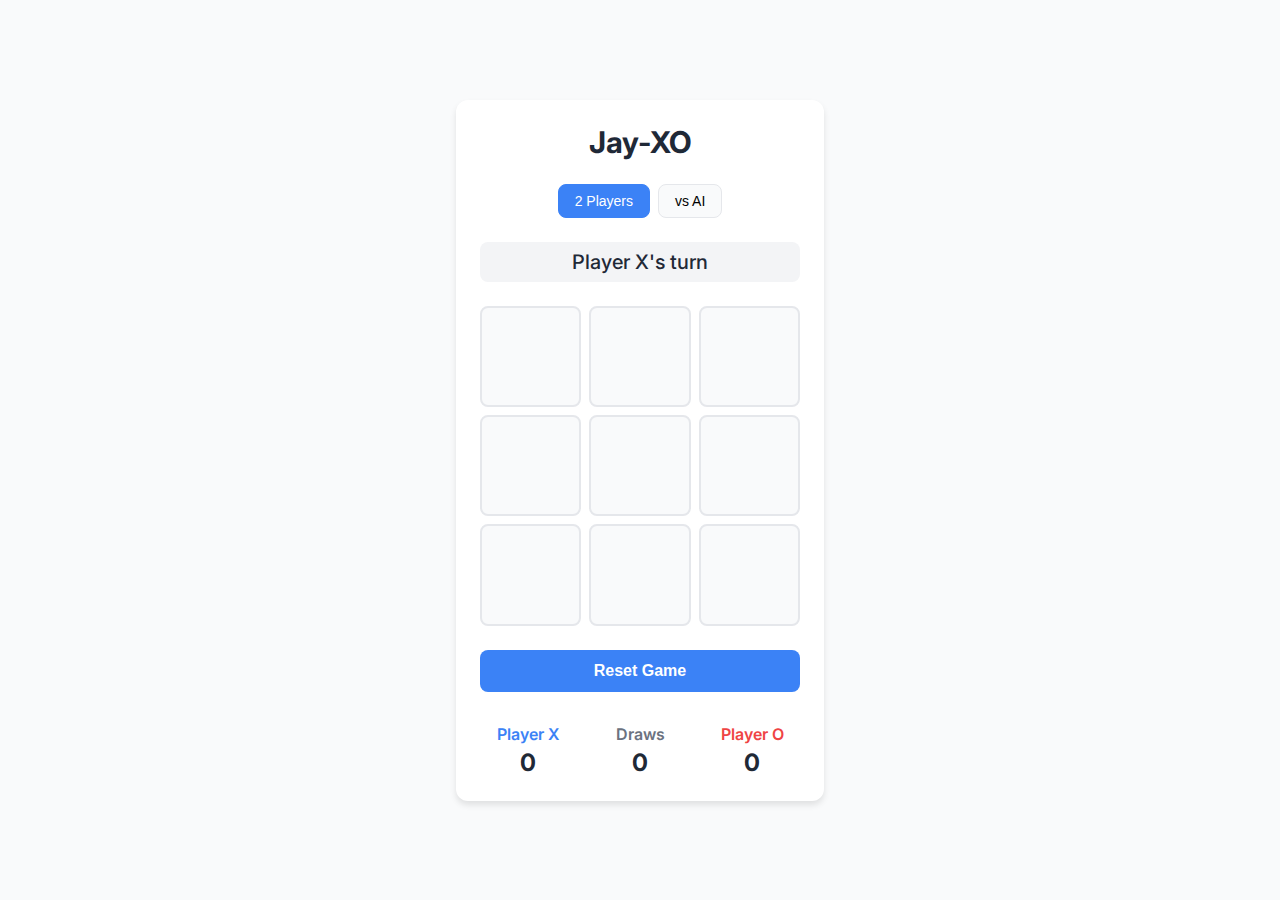
<file: index.html>
<!DOCTYPE html>
<html lang="en">
<head>
  <meta charset="UTF-8">
  <meta name="viewport" content="width=device-width, initial-scale=1.0">
  <title>Jay-XO Game</title>
  <link href="https://fonts.googleapis.com/css2?family=Inter:wght@400;500;600;700&display=swap" rel="stylesheet">
  <link rel="stylesheet" href="styles.css">
</head>
<body>
  <div class="container">
    <div class="game-card">
      <h1 class="game-title">Jay-XO</h1>
      
      <div class="game-mode">
        <button id="two-players" class="mode-button active">2 Players</button>
        <button id="vs-ai" class="mode-button">vs AI</button>
      </div>
      
      <div id="status" class="game-status">Player X's turn</div>
      
      <div class="game-board">
        <div class="cell" data-index="0"></div>
        <div class="cell" data-index="1"></div>
        <div class="cell" data-index="2"></div>
        <div class="cell" data-index="3"></div>
        <div class="cell" data-index="4"></div>
        <div class="cell" data-index="5"></div>
        <div class="cell" data-index="6"></div>
        <div class="cell" data-index="7"></div>
        <div class="cell" data-index="8"></div>
      </div>
      
      <button id="reset-button" class="reset-button">Reset Game</button>
      
      <div class="scoreboard">
        <div class="score-item">
          <div class="player-x">Player X</div>
          <div id="score-x" class="score">0</div>
        </div>
        <div class="score-item">
          <div class="player-draw">Draws</div>
          <div id="score-draw" class="score">0</div>
        </div>
        <div class="score-item">
          <div class="player-o">Player O</div>
          <div id="score-o" class="score">0</div>
        </div>
      </div>
    </div>
  </div>

  <script src="script.js"></script>
</body>
</html>
</file>
<file: styles.css>
/* Reset and base styles */
* {
  box-sizing: border-box;
  margin: 0;
  padding: 0;
}

body {
  font-family: 'Inter', -apple-system, BlinkMacSystemFont, sans-serif;
  background-color: #f9fafb;
  color: #1f2937;
  min-height: 100vh;
  display: flex;
  justify-content: center;
  align-items: center;
}

.container {
  width: 100%;
  max-width: 400px;
  padding: 1rem;
}

/* Game card */
.game-card {
  background-color: white;
  border-radius: 0.75rem;
  box-shadow: 0 4px 6px rgba(0, 0, 0, 0.1);
  padding: 1.5rem;
  display: flex;
  flex-direction: column;
  gap: 1.5rem;
}

.game-title {
  font-size: 1.875rem;
  font-weight: 700;
  text-align: center;
  color: #1f2937;
}

/* Game mode toggles */
.game-mode {
  display: flex;
  gap: 0.5rem;
  justify-content: center;
}

.mode-button {
  padding: 0.5rem 1rem;
  border: 1px solid #e5e7eb;
  background-color: #f9fafb;
  border-radius: 0.5rem;
  font-size: 0.875rem;
  font-weight: 500;
  cursor: pointer;
  transition: all 0.2s ease;
}

.mode-button:hover {
  background-color: #f3f4f6;
}

.mode-button.active {
  background-color: #3b82f6;
  color: white;
  border-color: #3b82f6;
}

/* Game status */
.game-status {
  text-align: center;
  font-size: 1.25rem;
  font-weight: 500;
  padding: 0.5rem 1rem;
  background-color: #f3f4f6;
  border-radius: 0.5rem;
  transition: all 0.3s ease;
}

.game-status.animate {
  animation: pulse 0.5s ease;
}

/* Game board */
.game-board {
  display: grid;
  grid-template-columns: repeat(3, 1fr);
  grid-template-rows: repeat(3, 1fr);
  gap: 0.5rem;
  aspect-ratio: 1/1;
}

.cell {
  background-color: #f9fafb;
  border: 2px solid #e5e7eb;
  border-radius: 0.5rem;
  display: flex;
  justify-content: center;
  align-items: center;
  font-size: 2rem;
  font-weight: 700;
  cursor: pointer;
  transition: all 0.2s ease;
}

.cell:hover:not(.x):not(.o) {
  background-color: #ebf5ff;
}

.cell.x {
  color: #3b82f6;
}

.cell.o {
  color: #ef4444;
}

.cell.x.winning {
  background-color: #dbeafe;
}

.cell.o.winning {
  background-color: #fee2e2;
}

.cell.animate {
  animation: pulse 0.5s ease;
}

/* Reset button */
.reset-button {
  background-color: #3b82f6;
  color: white;
  border: none;
  border-radius: 0.5rem;
  padding: 0.75rem 1rem;
  font-weight: 600;
  font-size: 1rem;
  cursor: pointer;
  transition: background-color 0.2s ease;
}

.reset-button:hover {
  background-color: #2563eb;
}

.reset-button:active {
  transform: scale(0.98);
}

/* Scoreboard */
.scoreboard {
  display: grid;
  grid-template-columns: repeat(3, 1fr);
  gap: 1rem;
  padding-top: 0.5rem;
}

.score-item {
  text-align: center;
}

.player-x {
  color: #3b82f6;
  font-weight: 600;
}

.player-draw {
  color: #6b7280;
  font-weight: 600;
}

.player-o {
  color: #ef4444;
  font-weight: 600;
}

.score {
  font-size: 1.5rem;
  font-weight: 700;
  margin-top: 0.25rem;
}

/* Animations */
@keyframes pulse {
  0% {
    transform: scale(1);
  }
  50% {
    transform: scale(1.05);
  }
  100% {
    transform: scale(1);
  }
}
</file>
